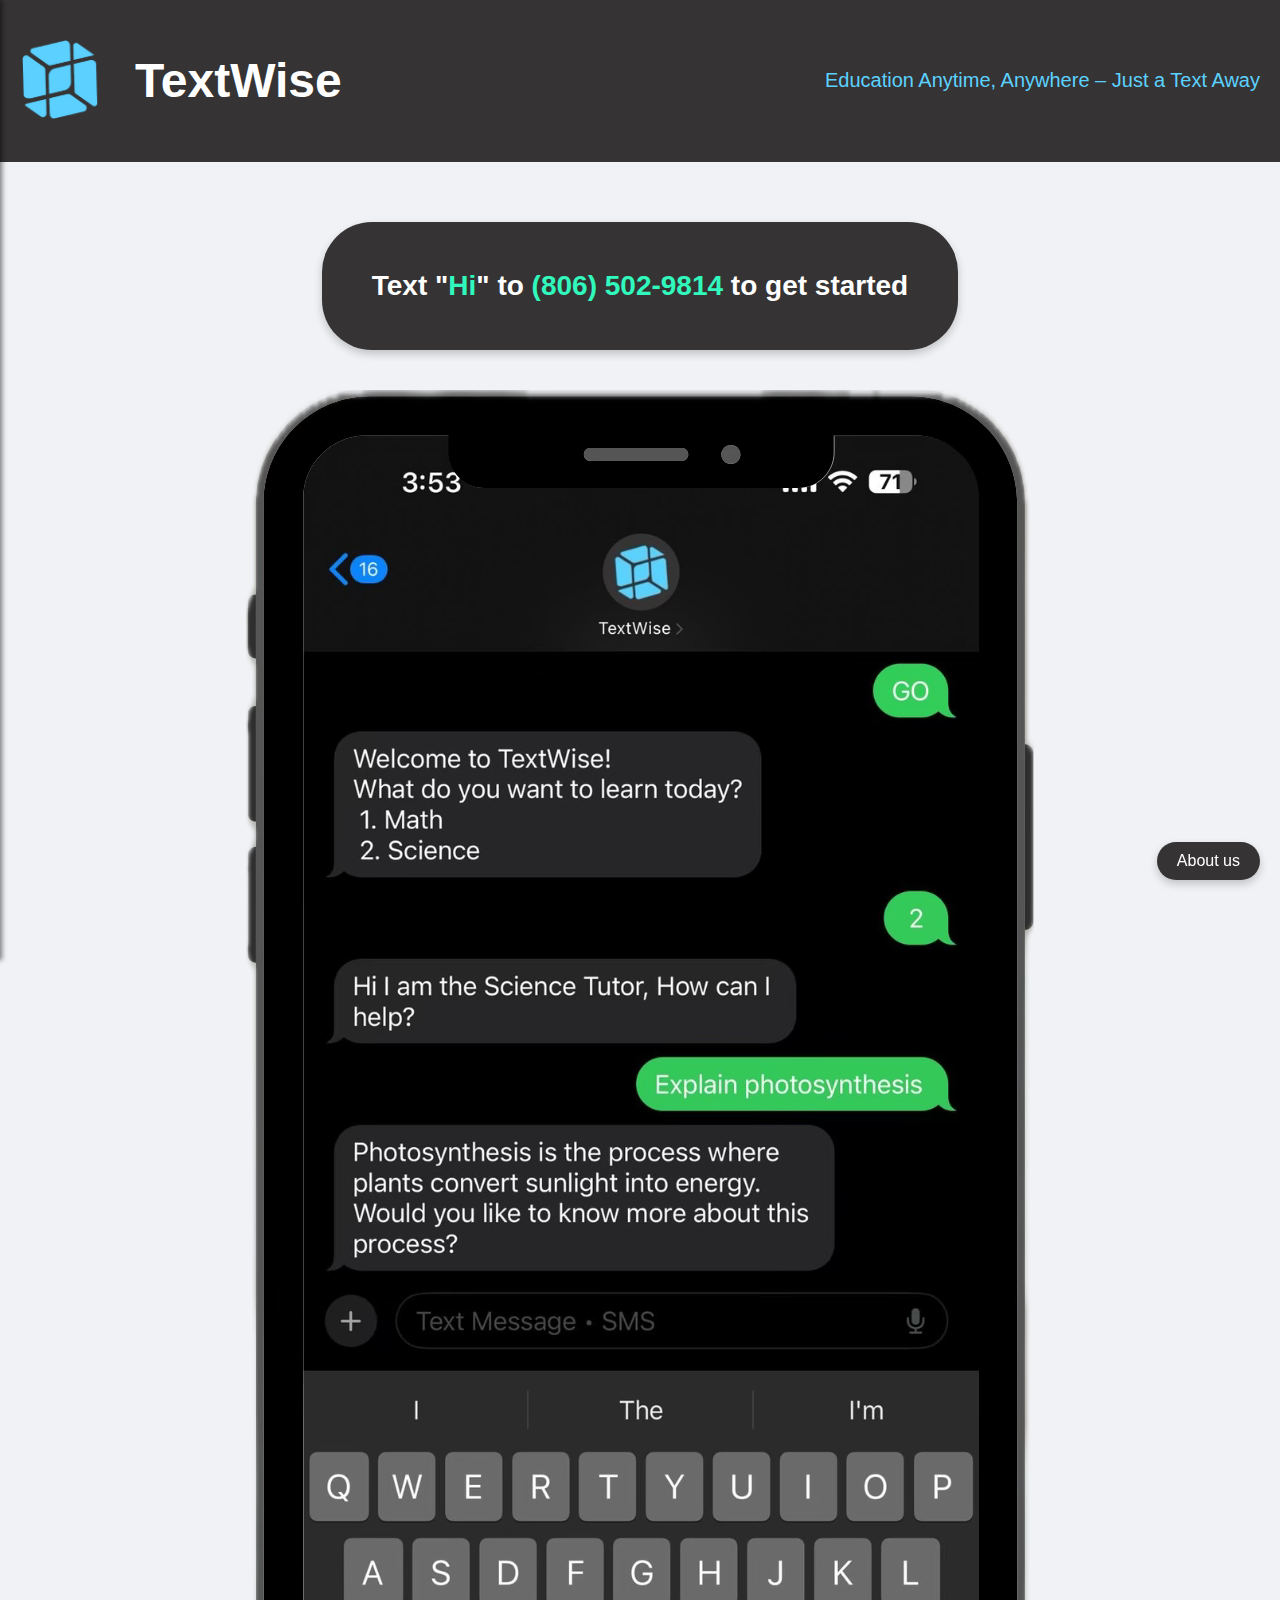
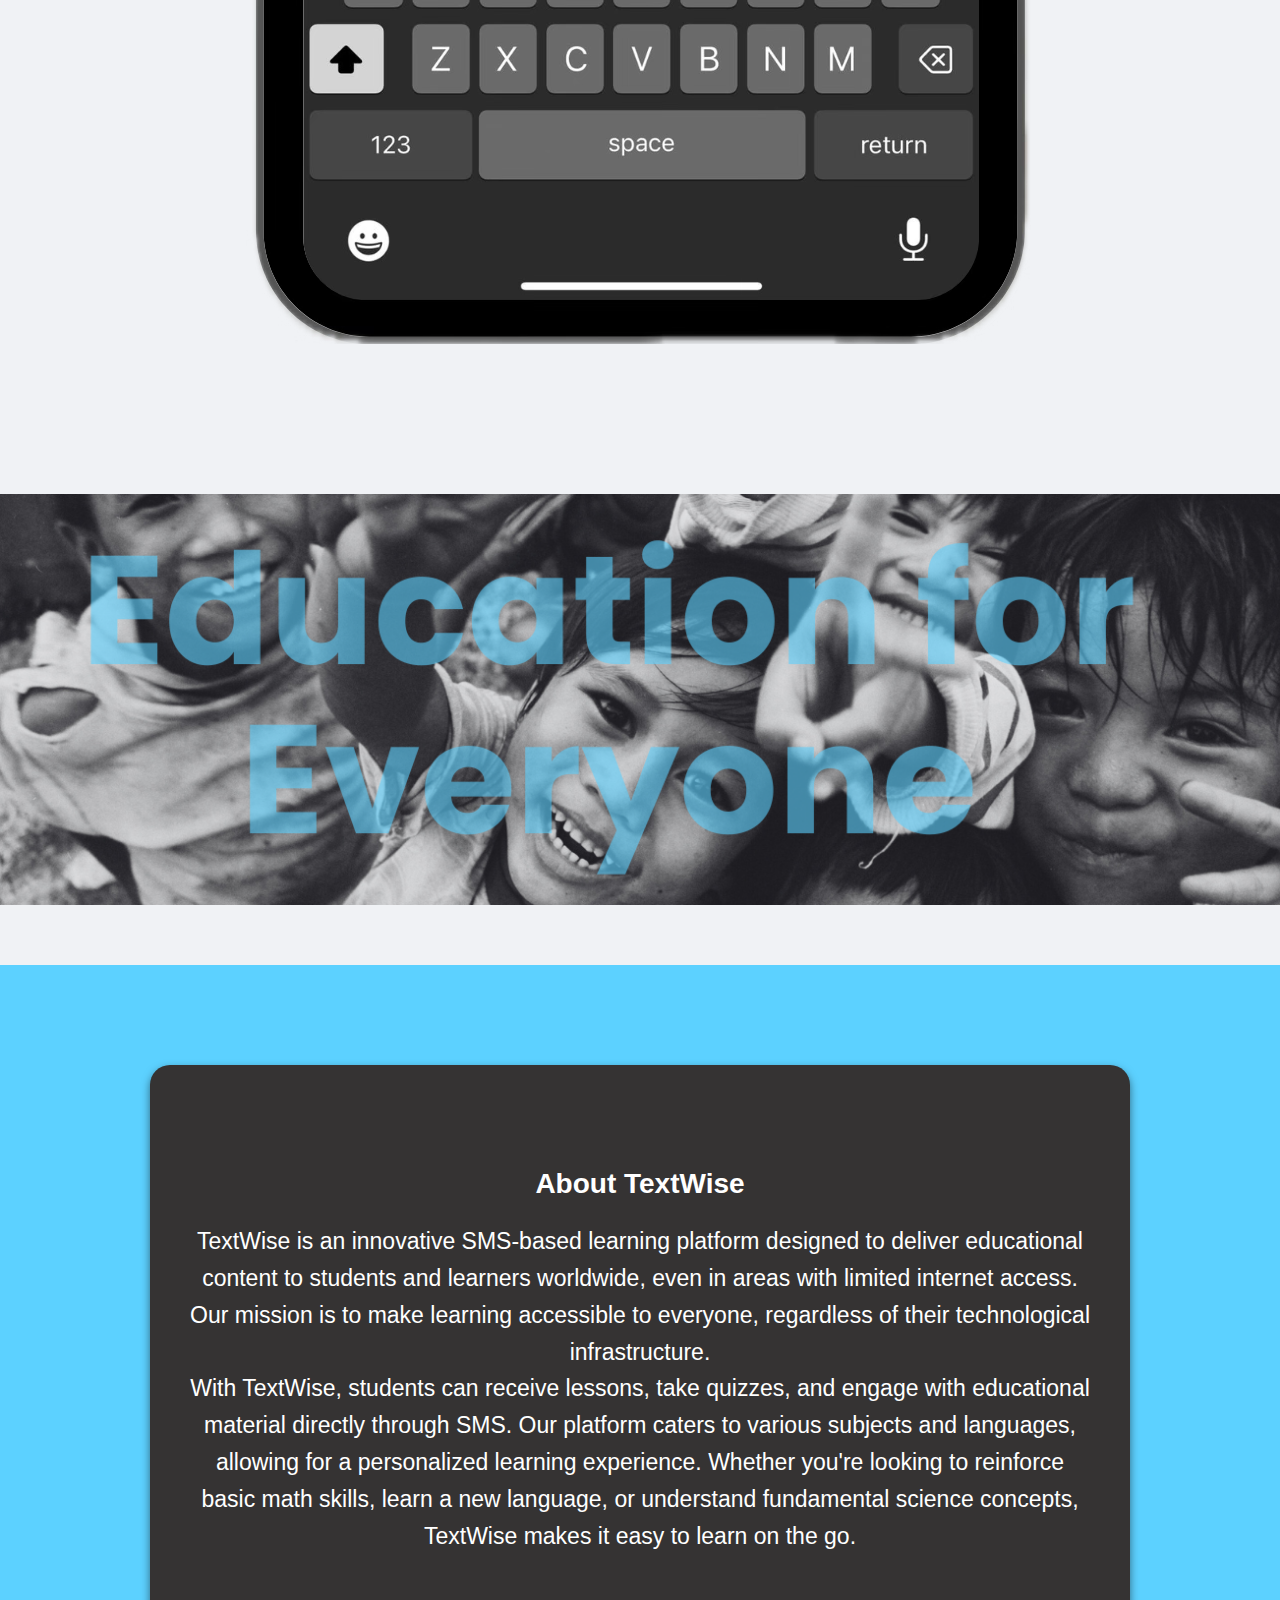
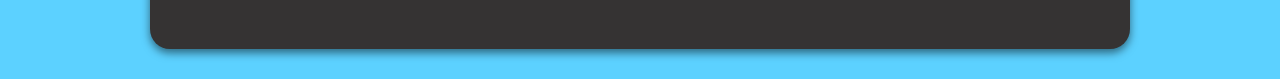
<file: index.html>
<!DOCTYPE html>
<html lang="en">
<head>
    <meta charset="UTF-8">
    <meta name="viewport" content="width=device-width, initial-scale=1.0">
    <title>TextWise</title>
    <link rel="stylesheet" href="styles.css">
</head>
<body>
    <!-- Header Section -->
    <div class="header-container">
        <div class="logo-section">
            <a href="#" onclick="onLogoClick()">
                <img src="Assets/TextWiseLogo.png" alt="TextWise Logo" class="logo-image">
            </a>
            <span class="site-name">TextWise</span>
        </div>
        <div class="tagline">
            Education Anytime, Anywhere – Just a Text Away
        </div>
    </div>

    <!-- Main Content Area -->
    <div class="main-content">
        <div id="slide-message">
            <p>Text "<span class="highlight">Hi</span>" to <span class="highlight">(806) 502-9814</span> to get started</p>
        </div>
        <!-- Screenshot Image -->
        <img src="Assets/Screenshot.png" alt="Screenshot" class="screenshot-image">
        <!-- Banner Image -->
        <img src="Assets/Banner1.png" alt="Banner" class="banner-image">
    </div>

    <!-- About Us Button -->
    <button id="about-us-btn" onclick="scrollToAbout()">About us</button>

    <!-- About Us Section -->
    <section id="about">
        <h2>About TextWise</h2>
        <p>TextWise is an innovative SMS-based learning platform designed to deliver educational content to students and learners worldwide, even in areas with limited internet access. Our mission is to make learning accessible to everyone, regardless of their technological infrastructure.</p>
        <p>With TextWise, students can receive lessons, take quizzes, and engage with educational material directly through SMS. Our platform caters to various subjects and languages, allowing for a personalized learning experience. Whether you're looking to reinforce basic math skills, learn a new language, or understand fundamental science concepts, TextWise makes it easy to learn on the go.</p>
    </section>

    <script src="script.js"></script>

<!-- Existing Drawer for login -->
<div id="drawer" class="drawer">
    <button id="login-btn" onclick="showLoginModal()">Admin Login</button>
</div>

<!-- Add this modal for the login form -->
<div id="login-modal" class="modal">
    <div class="modal-content">
        <span class="close-button" onclick="closeLoginModal()">&times;</span>
        <h2>Admin Login</h2>
        <input type="text" id="username" placeholder="Username" required />
        <input type="password" id="password" placeholder="Password" required />
        <button onclick="login()">Login</button>
    </div>
</div>
</body>
</html>
</file>
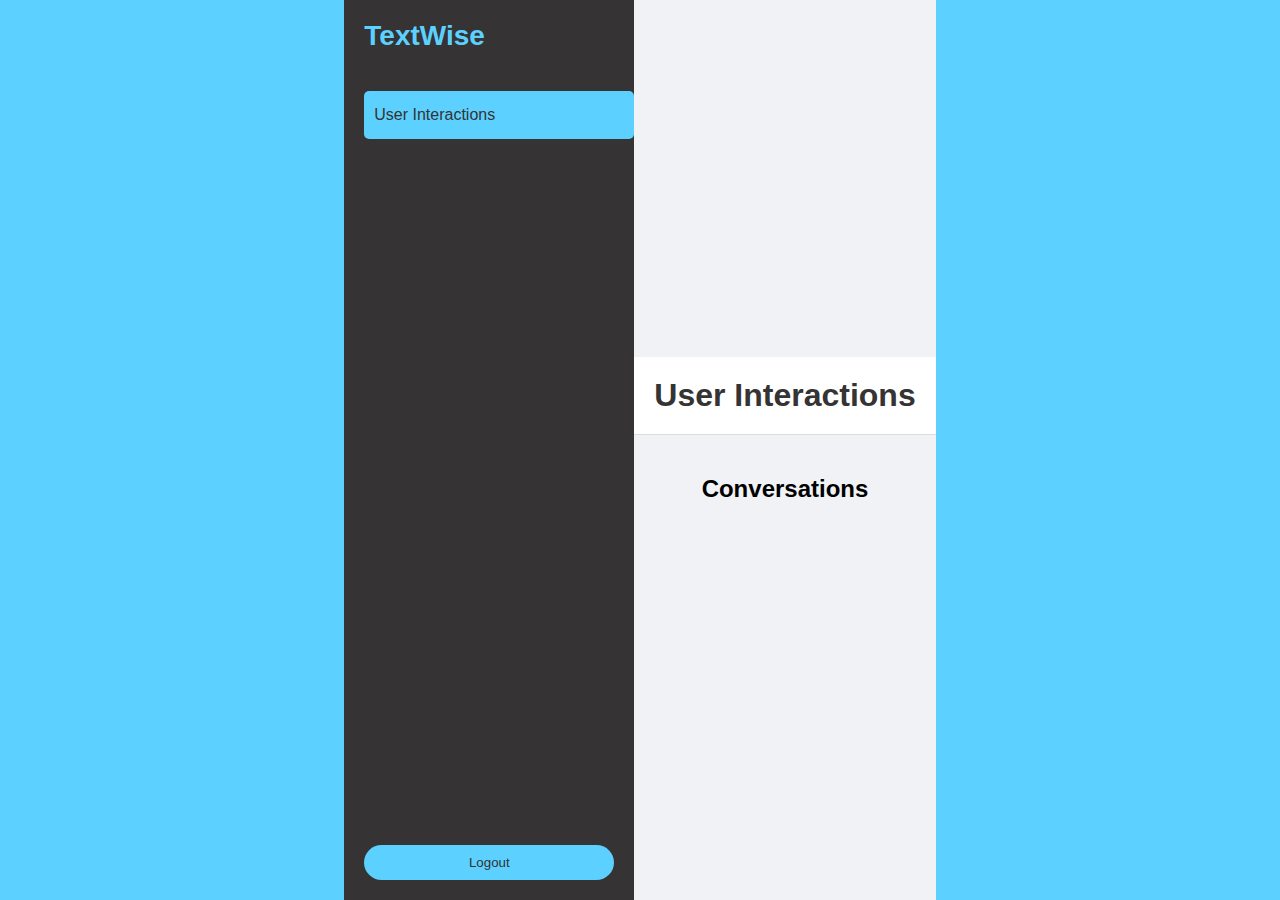
<file: dashboard.html>
<!-- dashboard.html -->
<!DOCTYPE html>
<html lang="en">
<head>
    <meta charset="UTF-8">
    <title>Admin Dashboard - TextWise</title>
    <link rel="stylesheet" href="styles.css">
</head>
<body>
    <div class="dashboard-container">
        <div class="sidebar">
            <h2>TextWise</h2>
            <ul>
                <li class="active">User Interactions</li>
                <!-- Add more navigation items as needed -->
            </ul>
            <button onclick="logout()">Logout</button>
        </div>
        <div class="main-content">
            <div class="dashboard-header">
                <h1>User Interactions</h1>
            </div>
            <div class="dashboard-content">
                <h2>Conversations</h2>
                <div id="messages-container">
                    <!-- Conversations will be populated here -->
                </div>
            </div>
        </div>
    </div>
    <script src="dashboard.js"></script>
</body>
</html>
</file>
<file: styles.css>
/* General Page Styles */
body {
    font-family: Arial, sans-serif;
    margin: 0;
    padding: 0;
    background-color: #5cd1ff; /* Light blue background */
    display: flex;
    flex-direction: column;
    align-items: center;
    justify-content: flex-start;
    min-height: 100vh;
}

/* Highlighted Text */
.highlight {
    color: #31f9bd; /* Light green color for "GO" and phone number */
}

/* Header Section */
.header-container {
    width: 100%;
    background-color: #353333; /* Dark black background */
    padding: 20px;
    display: flex;
    justify-content: space-between;
    align-items: center;
    color: white;
}

.logo-section {
    display: flex;
    align-items: center;
}

.logo-image {
    width: 120px; /* Increased logo size */
    height: auto;
    margin-right: 15px;
}

.site-name {
    font-size: 48px; /* Larger font size for TextWise title */
    font-weight: bold;
    color: white;
}

.tagline {
    font-size: 20px;
    color: #5cd1ff; /* Light blue text for the tagline */
    padding-right: 20px; /* Padding from the right edge */
}

/* Main Content Area */
.main-content {
    display: flex;
    flex-direction: column;
    justify-content: center;
    align-items: center;
    width: 100%;
    padding: 60px 0;
}

/* Slide-up Message */
#slide-message {
    background-color: #353333; /* Dark background for the message */
    color: white;
    padding: 20px 50px; /* Padding for a larger message box */
    font-size: 28px; /* Larger font size for visibility */
    font-weight: bold;
    border-radius: 50px; /* Rounded edges for pill shape */
    text-align: center;
    box-shadow: 0px 4px 8px rgba(0, 0, 0, 0.2);
    margin-bottom: 20px; /* Space between message and screenshot image */
}

/* Screenshot Image */
.screenshot-image {
    max-width: 100%; /* Make sure it fits within the content area */
    width: auto;
    height: auto;
    border-radius: 10px; /* Rounded corners for the image */
    margin-top: 20px; /* Space between text box and screenshot */
    margin-bottom: 150px; /* Space between screenshot and banner */
}

/* Banner Image */
.banner-image {
    width: 100%; /* Full width, edge-to-edge */
    height: auto;
    margin: 0; /* Remove all margins */
}

/* About Us Button */
#about-us-btn {
    position: fixed;
    bottom: 20px;
    right: 20px;
    background-color: #353333; /* Dark background */
    color: white;
    border: none;
    padding: 10px 20px;
    font-size: 16px;
    border-radius: 50px; /* Rounded edges for pill shape */
    cursor: pointer;
    overflow: hidden; /* Keeps ripple within button bounds */
    box-shadow: 0px 4px 8px rgba(0, 0, 0, 0.2);
    transition: background-color 0.3s ease, color 0.3s ease;
}

#about-us-btn:hover {
    background-color: #5cd1ff; /* Changed color for hover */
    color: #353333; /* Text color on hover */
}

/* About Us Section */
#about {
    padding: 80px 40px 95px 40px; /* Padding for the About Us section */
    background-color: #353333; /* Black background around About Us */
    color: white;
    text-align: center;
    margin-top: 100px; /* Match padding between banner and About Us to screenshot and banner */
    margin-bottom: 30px; /* Space at the bottom of the About Us section */
    border-radius: 20px; /* Rounded corners for the About Us section */
    box-shadow: 0px 4px 8px rgba(0, 0, 0, 0.5); /* Darker shadow for visibility */
}

#about h2 {
    font-size: 28px;
    color: white; /* White color for "About Us" title */
}

#about p {
    font-size: 23px;
    color: white; /* White color for paragraph text */
    max-width: 900px;
    margin: 0 auto;
    line-height: 1.6;
}

/* Ripple Effect Styling */
.ripple-effect {
    position: absolute;
    width: 20px;
    height: 20px;
    background-color: rgba(255, 255, 255, 0.5);
    border-radius: 50%;
    transform: translate(-50%, -50%);
    pointer-events: none;
    animation: ripple-animation 0.6s linear;
}

/* Ripple Animation */
@keyframes ripple-animation {
    from {
        transform: scale(1);
        opacity: 1;
    }
    to {
        transform: scale(10);
        opacity: 0;
    }
}

/* Drawer Styles */
.drawer {
    position: fixed;
    top: 0;
    left: -250px; /* Hidden by default */
    width: 250px;
    height: 100%;
    background-color: #353333;
    box-shadow: 2px 0 5px rgba(0, 0, 0, 0.5);
    padding-top: 60px; /* Space for header */
    transition: left 0.3s ease;
    z-index: 1000;
}

/* Login Button in Drawer */
#login-btn {
    color: white;
    background: none;
    border: none;
    font-size: 24px;
    cursor: pointer;
    margin: 20px;
    padding: 10px;
    width: calc(100% - 40px);
    text-align: center;
    position: relative;
}

/* Add lines above and below the "Login" button */
#login-btn::before,
#login-btn::after {
    content: "";
    position: absolute;
    left: 0;
    right: 0;
    height: 3px;
    background-color: #252525;
}

#login-btn::before {
    top: 0;
}

#login-btn::after {
    bottom: 0;
}
/* Modal Styles */
.modal {
    display: none; /* Hidden by default */
    position: fixed;
    z-index: 1001; /* Above other content */
    left: 0;
    top: 0;
    width: 100%;
    height: 100%;
    overflow: auto;
    background-color: rgba(53, 51, 51, 0.9); /* Semi-transparent background */
}

.modal-content {
    background-color: #353333;
    margin: 10% auto;
    padding: 20px;
    border: 1px solid #5cd1ff;
    width: 300px;
    color: white;
    border-radius: 10px;
    text-align: center;
    position: relative;
}

.modal-content h2 {
    margin-top: 0;
    color: #5cd1ff;
}

.modal-content input {
    width: 80%;
    padding: 10px;
    margin: 10px 0;
    border: none;
    border-bottom: 2px solid #5cd1ff;
    background: transparent;
    color: white;
}

.modal-content button {
    background-color: #5cd1ff;
    color: #353333;
    border: none;
    padding: 10px 20px;
    border-radius: 50px;
    cursor: pointer;
}

.close-button {
    color: #5cd1ff;
    position: absolute;
    top: 10px;
    right: 20px;
    font-size: 30px;
    cursor: pointer;
}

/* Dashboard Styles */
.dashboard-container {
    display: flex;
    height: 100vh;
}

.sidebar {
    width: 250px;
    background-color: #353333;
    color: #5cd1ff;
    padding: 20px;
    display: flex;
    flex-direction: column;
    align-items: flex-start;
}

.sidebar h2 {
    margin-top: 0;
    font-size: 28px;
}

.sidebar ul {
    list-style: none;
    padding: 0;
    width: 100%;
}

.sidebar ul li {
    padding: 15px 10px;
    width: 100%;
    color: #5cd1ff;
    cursor: pointer;
}

.sidebar ul li:hover, .sidebar ul li.active {
    background-color: #5cd1ff;
    color: #353333;
    border-radius: 5px;
}

.sidebar button {
    margin-top: auto;
    background-color: #5cd1ff;
    color: #353333;
    border: none;
    padding: 10px 20px;
    border-radius: 50px;
    cursor: pointer;
    width: 100%;
}

.main-content {
    flex: 1;
    background-color: #f0f2f5;
    display: flex;
    flex-direction: column;
}

.dashboard-header {
    background-color: #fff;
    color: #353333;
    padding: 20px;
    border-bottom: 1px solid #ddd;
}

.dashboard-header h1 {
    margin: 0;
}

.dashboard-content {
    padding: 20px;
    overflow-y: auto;
}

#messages-container {
    display: flex;
    flex-direction: column;
}

.message {
    background-color: #fff;
    margin-bottom: 15px;
    border-radius: 8px;
    padding: 15px;
    box-shadow: 0 2px 5px rgba(0,0,0,0.1);
    position: relative;
    overflow: hidden;
}

.message-header {
    font-size: 14px;
    color: #555;
    display: flex;
    justify-content: space-between;
    margin-bottom: 10px;
}

.message-header .message-phone {
    font-weight: bold;
    margin-right: 10px;
}

.message-header .message-role {
    font-style: italic;
    margin-right: 10px;
}

.message-header .message-timestamp {
    font-size: 12px;
    color: #999;
}

.message-content {
    font-size: 16px;
    color: #333;
}

/* Animation for new messages */
.new-message {
    animation: newMessageAnimation 0.8s ease-out;
}

@keyframes newMessageAnimation {
    0% {
        transform: translateY(-20px);
        opacity: 0;
    }
    100% {
        transform: translateY(0);
        opacity: 1;
    }
}

/* Conversation Styles */
.conversation {
    margin-bottom: 30px;
    background-color: #f9f9f9;
    border-radius: 8px;
    padding: 15px;
    box-shadow: 0 2px 5px rgba(0,0,0,0.1);
}

.conversation-header {
    background-color: #5cd1ff;
    color: #353333;
    padding: 10px;
    border-radius: 5px;
}

.conversation-header h3 {
    margin: 0;
}

.conversation-messages {
    margin-top: 15px;
}

.message {
    background-color: #fff;
    margin-bottom: 15px;
    border-radius: 8px;
    padding: 10px;
    box-shadow: 0 2px 5px rgba(0,0,0,0.05);
}

.message-header {
    font-size: 14px;
    color: #555;
    display: flex;
    justify-content: space-between;
    margin-bottom: 5px;
}

.message-header .message-role {
    font-weight: bold;
    text-transform: capitalize;
}

.message-header .message-timestamp {
    font-size: 12px;
    color: #999;
}

.message-content {
    font-size: 16px;
    color: #333;
}
</file>
